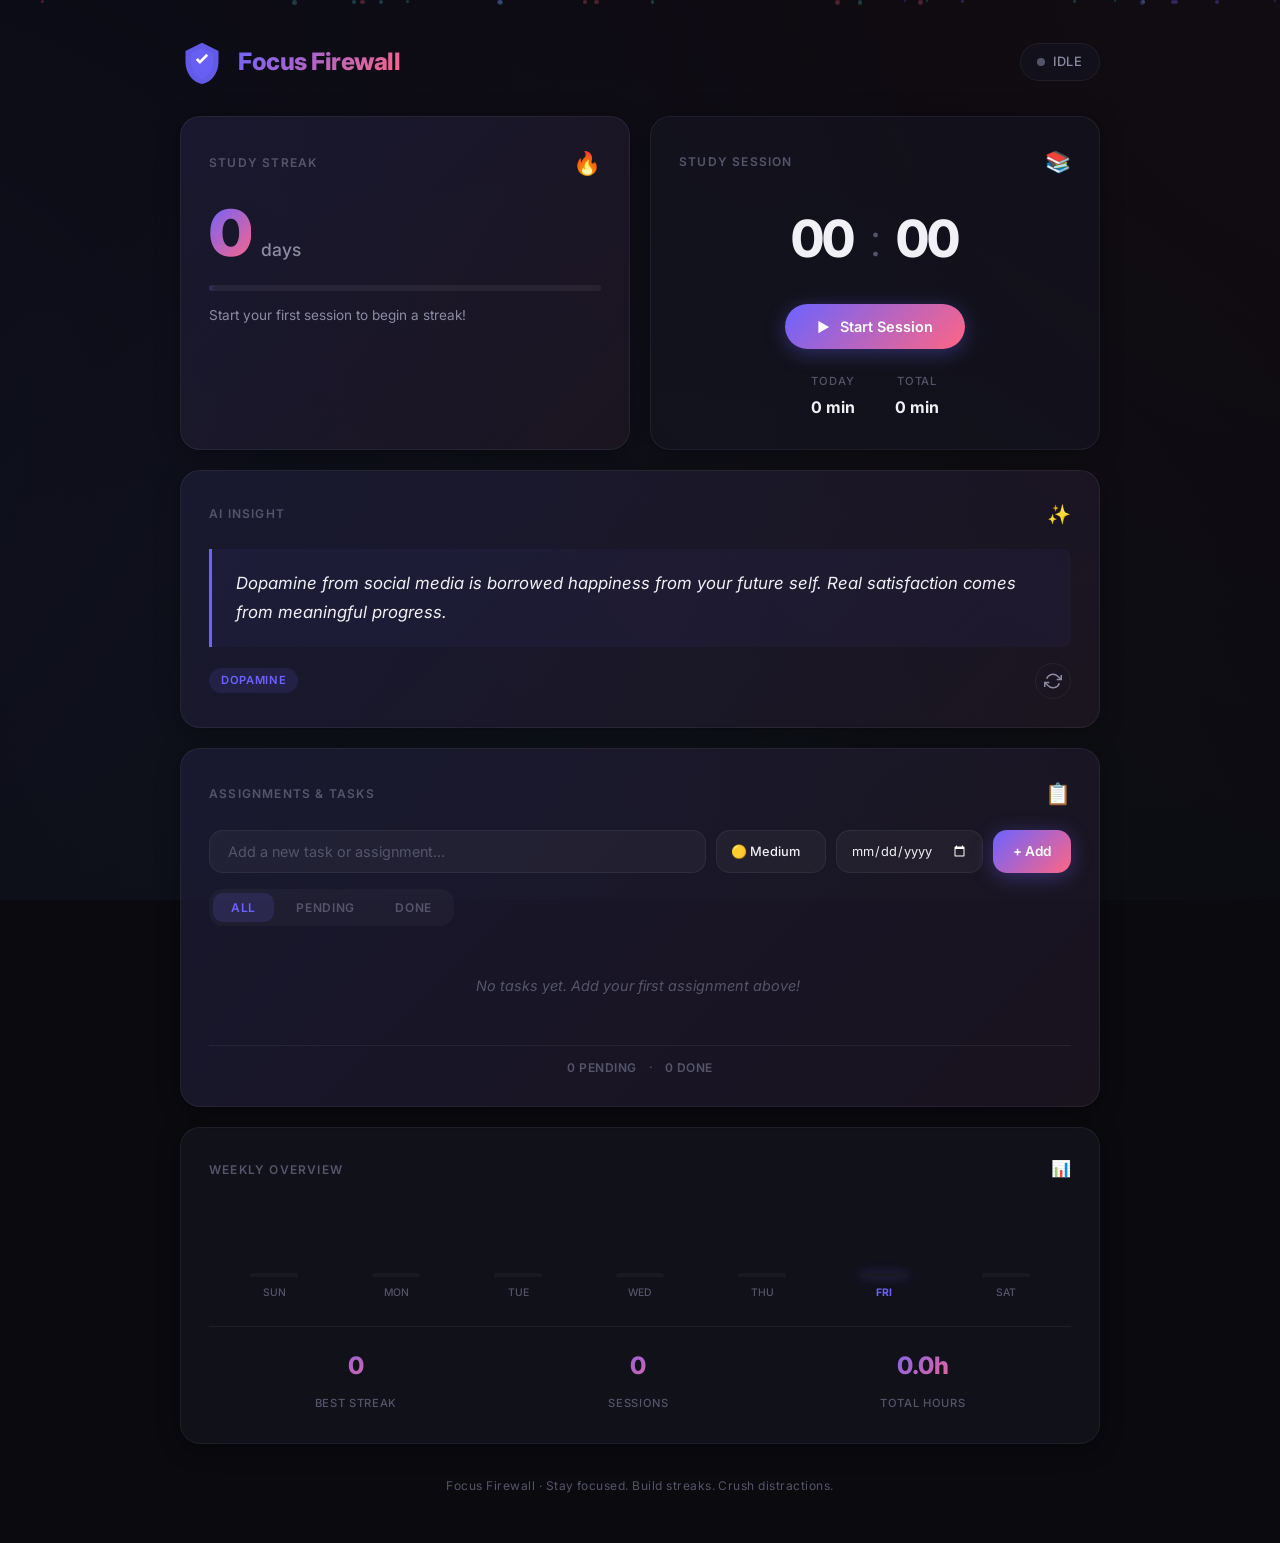
<file: focus-firewall/dashboard/index.html>
<!DOCTYPE html>
<html lang="en">
<head>
  <meta charset="UTF-8">
  <meta name="viewport" content="width=device-width, initial-scale=1.0">
  <meta name="description" content="Focus Firewall — Stay focused, build streaks, crush distractions.">
  <title>Focus Firewall — Dashboard</title>
  <link rel="preconnect" href="https://fonts.googleapis.com">
  <link rel="preconnect" href="https://fonts.gstatic.com" crossorigin>
  <link href="https://fonts.googleapis.com/css2?family=Inter:wght@300;400;500;600;700;800;900&display=swap" rel="stylesheet">
  <link rel="stylesheet" href="style.css">
</head>
<body>
  <!-- Animated background particles -->
  <div class="bg-particles" id="bgParticles"></div>

  <div class="app-container">
    <!-- Header -->
    <header class="app-header" id="appHeader">
      <div class="logo-group">
        <div class="logo-icon" id="logoIcon">
          <svg viewBox="0 0 32 32" fill="none">
            <path d="M16 2L4 8v8c0 7.73 5.12 14.96 12 16 6.88-1.04 12-8.27 12-16V8L16 2z" 
                  fill="url(#shield-grad)" opacity="0.9"/>
            <path d="M16 6l-8 4v6c0 5.64 3.41 10.88 8 12 4.59-1.12 8-6.36 8-12v-6L16 6z" 
                  fill="url(#shield-inner)" opacity="0.6"/>
            <path d="M14.5 17.5l-3-3 1.41-1.41L14.5 14.67l4.59-4.59L20.5 11.5l-6 6z" 
                  fill="#ffffff"/>
            <defs>
              <linearGradient id="shield-grad" x1="4" y1="2" x2="28" y2="26">
                <stop stop-color="#6C63FF"/>
                <stop offset="1" stop-color="#FF6584"/>
              </linearGradient>
              <linearGradient id="shield-inner" x1="8" y1="6" x2="24" y2="24">
                <stop stop-color="#6C63FF"/>
                <stop offset="1" stop-color="#4ECDC4"/>
              </linearGradient>
            </defs>
          </svg>
        </div>
        <h1 class="logo-text">Focus Firewall</h1>
      </div>
      <div class="header-status" id="headerStatus">
        <span class="status-dot" id="statusDot"></span>
        <span class="status-text" id="statusText">Idle</span>
      </div>
    </header>

    <!-- Main Content -->
    <main class="main-grid">
      <!-- Streak Card -->
      <section class="card streak-card" id="streakCard">
        <div class="card-glow"></div>
        <div class="card-header">
          <span class="card-label">Study Streak</span>
          <span class="streak-badge" id="streakBadge">🔥</span>
        </div>
        <div class="streak-display">
          <span class="streak-number" id="streakNumber">0</span>
          <span class="streak-unit">days</span>
        </div>
        <div class="streak-bar-container">
          <div class="streak-bar" id="streakBar"></div>
          <span class="streak-goal" id="streakGoal">Goal: 7 days</span>
        </div>
        <p class="streak-subtitle" id="streakSubtitle">Start your first session to begin a streak!</p>
      </section>

      <!-- Session Card -->
      <section class="card session-card" id="sessionCard">
        <div class="card-glow"></div>
        <div class="card-header">
          <span class="card-label">Study Session</span>
          <span class="session-icon" id="sessionIcon">📚</span>
        </div>
        <div class="timer-display" id="timerDisplay">
          <span class="timer-minutes" id="timerMinutes">00</span>
          <span class="timer-sep">:</span>
          <span class="timer-seconds" id="timerSeconds">00</span>
        </div>
        <div class="session-controls">
          <button class="btn btn-primary" id="btnStartSession">
            <span class="btn-icon">▶</span>
            <span class="btn-text">Start Session</span>
          </button>
          <button class="btn btn-secondary" id="btnEndSession" style="display:none;">
            <span class="btn-icon">⏹</span>
            <span class="btn-text">End Session</span>
          </button>
        </div>
        <div class="session-info">
          <div class="info-item">
            <span class="info-label">Today</span>
            <span class="info-value" id="todayMinutes">0 min</span>
          </div>
          <div class="info-item">
            <span class="info-label">Total</span>
            <span class="info-value" id="totalMinutes">0 min</span>
          </div>
        </div>
      </section>

      <!-- Insight Card -->
      <section class="card insight-card" id="insightCard">
        <div class="card-glow"></div>
        <div class="card-header">
          <span class="card-label">AI Insight</span>
          <span class="insight-sparkle">✨</span>
        </div>
        <blockquote class="insight-quote" id="insightQuote">
          <p id="insightText">Loading your personalized insight...</p>
        </blockquote>
        <div class="insight-meta">
          <span class="insight-tag" id="insightTag">motivational</span>
          <button class="btn-refresh" id="btnRefreshInsight" title="Get new insight">
            <svg viewBox="0 0 24 24" width="18" height="18" fill="none" stroke="currentColor" stroke-width="2">
              <path d="M23 4v6h-6M1 20v-6h6"/>
              <path d="M3.51 9a9 9 0 0114.85-3.36L23 10M1 14l4.64 4.36A9 9 0 0020.49 15"/>
            </svg>
          </button>
        </div>
      </section>

      <!-- Tasks Card -->
      <section class="card tasks-card" id="tasksCard">
        <div class="card-glow"></div>
        <div class="card-header">
          <span class="card-label">Assignments & Tasks</span>
          <span class="tasks-icon">📋</span>
        </div>
        <div class="task-input-row">
          <input type="text" class="task-input" id="taskInput" placeholder="Add a new task or assignment..." maxlength="200">
          <select class="task-priority-select" id="taskPriority">
            <option value="high">🔴 High</option>
            <option value="medium" selected>🟡 Medium</option>
            <option value="low">🟢 Low</option>
          </select>
          <input type="date" class="task-deadline-input" id="taskDeadline">
          <button class="btn btn-primary btn-add-task" id="btnAddTask">
            <span class="btn-text">+ Add</span>
          </button>
        </div>
        <div class="task-filters" id="taskFilters">
          <button class="task-filter active" data-filter="all">All</button>
          <button class="task-filter" data-filter="pending">Pending</button>
          <button class="task-filter" data-filter="done">Done</button>
        </div>
        <div class="task-list" id="taskList">
          <p class="task-empty" id="taskEmpty">No tasks yet. Add your first assignment above!</p>
        </div>
        <div class="task-summary" id="taskSummary">
          <span class="task-count" id="taskPendingCount">0 pending</span>
          <span class="task-sep">·</span>
          <span class="task-count" id="taskDoneCount">0 done</span>
        </div>
      </section>

      <!-- Stats Card -->
      <section class="card stats-card" id="statsCard">
        <div class="card-glow"></div>
        <div class="card-header">
          <span class="card-label">Weekly Overview</span>
          <span class="stats-icon">📊</span>
        </div>
        <div class="week-chart" id="weekChart"></div>
        <div class="stats-row">
          <div class="stat-item">
            <span class="stat-value" id="statBestStreak">0</span>
            <span class="stat-label">Best Streak</span>
          </div>
          <div class="stat-item">
            <span class="stat-value" id="statSessions">0</span>
            <span class="stat-label">Sessions</span>
          </div>
          <div class="stat-item">
            <span class="stat-value" id="statHours">0h</span>
            <span class="stat-label">Total Hours</span>
          </div>
        </div>
      </section>
    </main>

    <!-- Footer -->
    <footer class="app-footer">
      <p>Focus Firewall &middot; Stay focused. Build streaks. Crush distractions.</p>
    </footer>
  </div>

  <script src="script.js"></script>
</body>
</html>
</file>
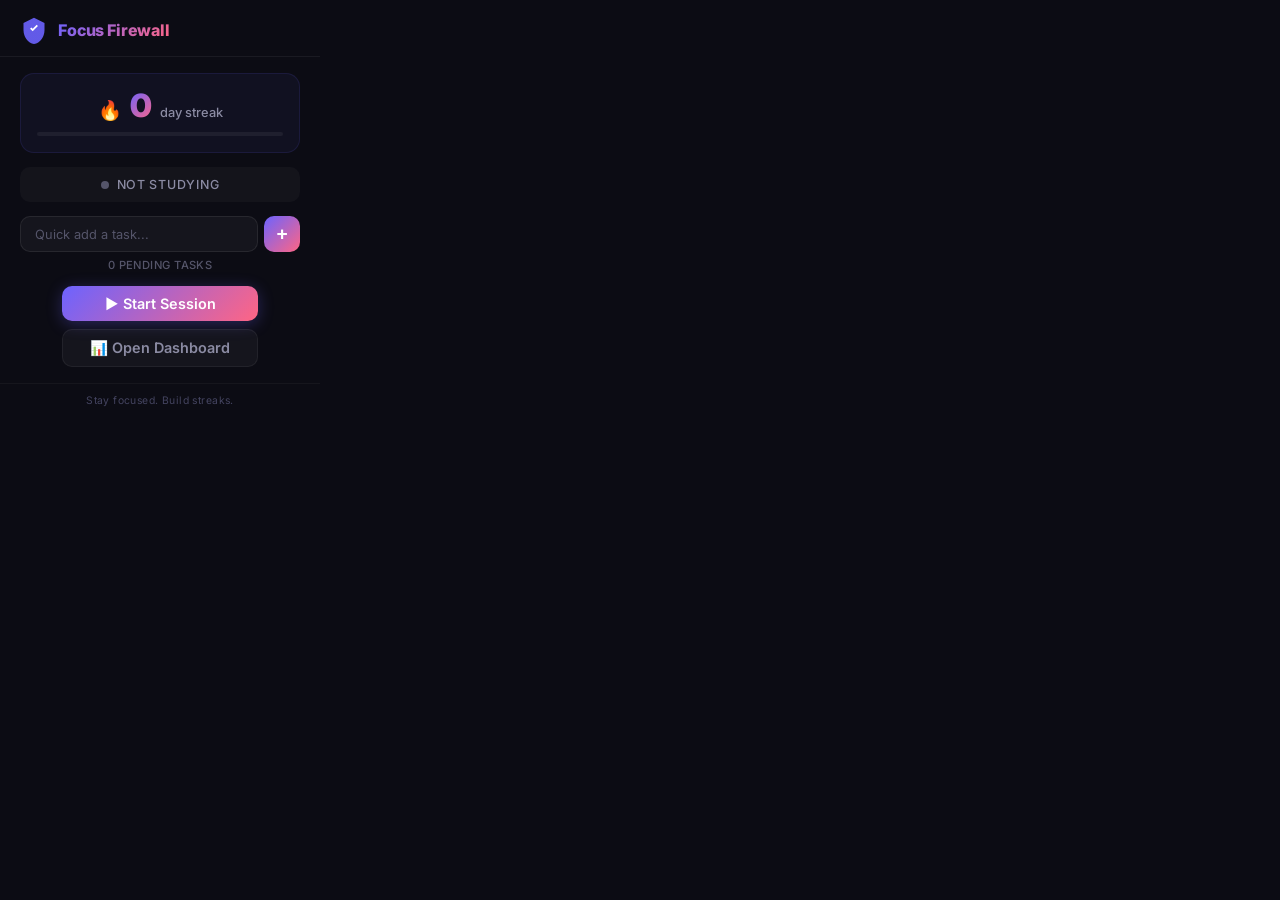
<file: focus-firewall/extension/popup/popup.html>
<!DOCTYPE html>
<html lang="en">
<head>
  <meta charset="UTF-8">
  <meta name="viewport" content="width=device-width, initial-scale=1.0">
  <title>Focus Firewall</title>
  <link rel="preconnect" href="https://fonts.googleapis.com">
  <link rel="preconnect" href="https://fonts.gstatic.com" crossorigin>
  <link href="https://fonts.googleapis.com/css2?family=Inter:wght@400;500;600;700;800;900&display=swap" rel="stylesheet">
  <link rel="stylesheet" href="popup.css">
</head>
<body>
  <div class="popup-container">
    <header class="popup-header">
      <div class="popup-logo">
        <svg viewBox="0 0 32 32" fill="none" width="28" height="28">
          <path d="M16 2L4 8v8c0 7.73 5.12 14.96 12 16 6.88-1.04 12-8.27 12-16V8L16 2z" 
                fill="url(#pg)" opacity="0.9"/>
          <path d="M14.5 17.5l-3-3 1.41-1.41L14.5 14.67l4.59-4.59L20.5 11.5l-6 6z" fill="#fff"/>
          <defs>
            <linearGradient id="pg" x1="4" y1="2" x2="28" y2="26">
              <stop stop-color="#6C63FF"/><stop offset="1" stop-color="#FF6584"/>
            </linearGradient>
          </defs>
        </svg>
        <span class="popup-title">Focus Firewall</span>
      </div>
    </header>

    <div class="popup-body">
      <!-- Streak -->
      <div class="popup-streak-card">
        <div class="popup-streak-row">
          <span class="popup-streak-emoji">🔥</span>
          <span class="popup-streak-num" id="popupStreak">0</span>
          <span class="popup-streak-label">day streak</span>
        </div>
        <div class="popup-streak-bar-bg">
          <div class="popup-streak-bar" id="popupStreakBar"></div>
        </div>
      </div>

      <!-- Status -->
      <div class="popup-status" id="popupStatus">
        <span class="popup-status-dot" id="popupStatusDot"></span>
        <span class="popup-status-text" id="popupStatusText">Not studying</span>
      </div>

      <!-- Quick Add Task -->
      <div class="popup-task-add">
        <input type="text" class="popup-task-input" id="popupTaskInput" placeholder="Quick add a task..." maxlength="150">
        <button class="popup-btn-add" id="popupAddTaskBtn" title="Add task">+</button>
      </div>
      <div class="popup-task-count" id="popupTaskCount">0 pending tasks</div>

      <!-- Quick Actions -->
      <div class="popup-actions">
        <button class="popup-btn popup-btn-primary" id="popupStartBtn">
          ▶ Start Session
        </button>
        <button class="popup-btn popup-btn-secondary" id="popupStopBtn" style="display:none;">
          ⏹ End Session
        </button>
        <button class="popup-btn popup-btn-ghost" id="popupDashboardBtn">
          📊 Open Dashboard
        </button>
      </div>
    </div>

    <footer class="popup-footer">
      <p>Stay focused. Build streaks.</p>
    </footer>
  </div>
  <script src="popup.js"></script>
</body>
</html>
</file>
<file: focus-firewall/dashboard/style.css>
/* ========== DESIGN TOKENS ========== */
:root {
  --bg-base: #0a0a0f;
  --bg-surface: #12121a;
  --bg-card: rgba(20, 20, 32, 0.7);
  --bg-card-hover: rgba(28, 28, 44, 0.8);
  --border-subtle: rgba(255, 255, 255, 0.06);
  --border-glow: rgba(108, 99, 255, 0.3);

  --text-primary: #f0f0f5;
  --text-secondary: #8b8ba3;
  --text-muted: #55556a;

  --accent-purple: #6C63FF;
  --accent-pink: #FF6584;
  --accent-teal: #4ECDC4;
  --accent-amber: #FFB347;
  --accent-blue: #4A9FFF;

  --gradient-primary: linear-gradient(135deg, #6C63FF 0%, #FF6584 100%);
  --gradient-surface: linear-gradient(135deg, rgba(108,99,255,0.08) 0%, rgba(255,101,132,0.04) 100%);
  --gradient-glow: radial-gradient(ellipse at center, rgba(108,99,255,0.15), transparent 70%);

  --radius-sm: 8px;
  --radius-md: 14px;
  --radius-lg: 20px;
  --radius-xl: 28px;

  --shadow-card: 0 4px 24px rgba(0,0,0,0.3), 0 1px 2px rgba(0,0,0,0.2);
  --shadow-glow: 0 0 40px rgba(108,99,255,0.15);

  --font: 'Inter', -apple-system, BlinkMacSystemFont, sans-serif;
  --transition-fast: 0.2s cubic-bezier(0.4, 0, 0.2, 1);
  --transition-smooth: 0.4s cubic-bezier(0.4, 0, 0.2, 1);
}

/* ========== RESET & BASE ========== */
*, *::before, *::after {
  box-sizing: border-box;
  margin: 0;
  padding: 0;
}

html {
  font-size: 16px;
  scroll-behavior: smooth;
}

body {
  font-family: var(--font);
  background: var(--bg-base);
  color: var(--text-primary);
  min-height: 100vh;
  overflow-x: hidden;
  line-height: 1.6;
  -webkit-font-smoothing: antialiased;
}

/* ========== ANIMATED BACKGROUND ========== */
.bg-particles {
  position: fixed;
  inset: 0;
  z-index: 0;
  pointer-events: none;
  overflow: hidden;
}

.bg-particles::before {
  content: '';
  position: absolute;
  top: -50%;
  left: -50%;
  width: 200%;
  height: 200%;
  background:
    radial-gradient(circle at 20% 50%, rgba(108,99,255,0.06) 0%, transparent 50%),
    radial-gradient(circle at 80% 20%, rgba(255,101,132,0.04) 0%, transparent 50%),
    radial-gradient(circle at 50% 80%, rgba(78,205,196,0.04) 0%, transparent 50%);
  animation: bgDrift 20s ease-in-out infinite alternate;
}

@keyframes bgDrift {
  0% { transform: translate(0, 0) rotate(0deg); }
  100% { transform: translate(-3%, 3%) rotate(2deg); }
}

.particle {
  position: absolute;
  width: 3px;
  height: 3px;
  background: rgba(108, 99, 255, 0.4);
  border-radius: 50%;
  animation: particleFloat linear infinite;
}

@keyframes particleFloat {
  0% { transform: translateY(100vh) scale(0); opacity: 0; }
  10% { opacity: 1; }
  90% { opacity: 1; }
  100% { transform: translateY(-10vh) scale(1); opacity: 0; }
}

/* ========== APP CONTAINER ========== */
.app-container {
  position: relative;
  z-index: 1;
  max-width: 960px;
  margin: 0 auto;
  padding: 24px 20px 40px;
  min-height: 100vh;
  display: flex;
  flex-direction: column;
}

/* ========== HEADER ========== */
.app-header {
  display: flex;
  align-items: center;
  justify-content: space-between;
  padding: 16px 0 32px;
  animation: fadeSlideDown 0.6s ease-out;
}

@keyframes fadeSlideDown {
  from { opacity: 0; transform: translateY(-16px); }
  to { opacity: 1; transform: translateY(0); }
}

.logo-group {
  display: flex;
  align-items: center;
  gap: 14px;
}

.logo-icon {
  width: 44px;
  height: 44px;
  animation: logoPulse 3s ease-in-out infinite;
}

@keyframes logoPulse {
  0%, 100% { filter: drop-shadow(0 0 8px rgba(108,99,255,0.4)); }
  50% { filter: drop-shadow(0 0 16px rgba(108,99,255,0.7)); }
}

.logo-icon svg {
  width: 100%;
  height: 100%;
}

.logo-text {
  font-size: 1.5rem;
  font-weight: 800;
  letter-spacing: -0.02em;
  background: var(--gradient-primary);
  -webkit-background-clip: text;
  -webkit-text-fill-color: transparent;
  background-clip: text;
}

.header-status {
  display: flex;
  align-items: center;
  gap: 8px;
  padding: 8px 16px;
  background: var(--bg-card);
  border: 1px solid var(--border-subtle);
  border-radius: var(--radius-xl);
  backdrop-filter: blur(12px);
}

.status-dot {
  width: 8px;
  height: 8px;
  border-radius: 50%;
  background: var(--text-muted);
  transition: background var(--transition-fast);
}

.status-dot.active {
  background: var(--accent-teal);
  box-shadow: 0 0 8px rgba(78, 205, 196, 0.6);
  animation: dotPulse 1.5s ease-in-out infinite;
}

@keyframes dotPulse {
  0%, 100% { box-shadow: 0 0 8px rgba(78,205,196,0.6); }
  50% { box-shadow: 0 0 16px rgba(78,205,196,0.9); }
}

.status-text {
  font-size: 0.8rem;
  font-weight: 500;
  color: var(--text-secondary);
  text-transform: uppercase;
  letter-spacing: 0.06em;
}

/* ========== MAIN GRID ========== */
.main-grid {
  display: grid;
  grid-template-columns: 1fr 1fr;
  gap: 20px;
  flex: 1;
  animation: fadeSlideUp 0.7s ease-out 0.15s both;
}

@keyframes fadeSlideUp {
  from { opacity: 0; transform: translateY(20px); }
  to { opacity: 1; transform: translateY(0); }
}

/* ========== CARD BASE ========== */
.card {
  position: relative;
  background: var(--bg-card);
  border: 1px solid var(--border-subtle);
  border-radius: var(--radius-lg);
  padding: 28px;
  backdrop-filter: blur(16px);
  box-shadow: var(--shadow-card);
  transition: transform var(--transition-smooth), border-color var(--transition-smooth), box-shadow var(--transition-smooth);
  overflow: hidden;
}

.card:hover {
  transform: translateY(-2px);
  border-color: var(--border-glow);
  box-shadow: var(--shadow-card), var(--shadow-glow);
}

.card-glow {
  position: absolute;
  top: 0;
  left: 0;
  right: 0;
  height: 1px;
  background: var(--gradient-primary);
  opacity: 0;
  transition: opacity var(--transition-smooth);
}

.card:hover .card-glow {
  opacity: 0.7;
}

.card-header {
  display: flex;
  align-items: center;
  justify-content: space-between;
  margin-bottom: 20px;
}

.card-label {
  font-size: 0.75rem;
  font-weight: 600;
  text-transform: uppercase;
  letter-spacing: 0.1em;
  color: var(--text-muted);
}

/* ========== STREAK CARD ========== */
.streak-card {
  background: var(--bg-card);
  background-image: var(--gradient-surface);
}

.streak-badge {
  font-size: 1.4rem;
  animation: flameDance 0.6s ease-in-out infinite alternate;
}

@keyframes flameDance {
  from { transform: scale(1) rotate(-3deg); }
  to { transform: scale(1.1) rotate(3deg); }
}

.streak-display {
  display: flex;
  align-items: baseline;
  gap: 10px;
  margin-bottom: 20px;
}

.streak-number {
  font-size: 4rem;
  font-weight: 900;
  line-height: 1;
  letter-spacing: -0.03em;
  background: var(--gradient-primary);
  -webkit-background-clip: text;
  -webkit-text-fill-color: transparent;
  background-clip: text;
  transition: transform var(--transition-fast);
}

.streak-number.bump {
  animation: streakBump 0.4s ease-out;
}

@keyframes streakBump {
  0% { transform: scale(1); }
  40% { transform: scale(1.2); }
  100% { transform: scale(1); }
}

.streak-unit {
  font-size: 1.1rem;
  font-weight: 500;
  color: var(--text-secondary);
}

.streak-bar-container {
  position: relative;
  width: 100%;
  height: 6px;
  background: rgba(255,255,255,0.06);
  border-radius: 3px;
  margin-bottom: 14px;
  overflow: hidden;
}

.streak-bar {
  height: 100%;
  background: var(--gradient-primary);
  border-radius: 3px;
  width: 0%;
  transition: width 0.8s cubic-bezier(0.4, 0, 0.2, 1);
  position: relative;
}

.streak-bar::after {
  content: '';
  position: absolute;
  right: 0;
  top: -2px;
  width: 10px;
  height: 10px;
  background: #fff;
  border-radius: 50%;
  box-shadow: 0 0 8px rgba(108,99,255,0.8);
  opacity: 0;
  transition: opacity 0.3s;
}

.streak-bar:not([style*="width: 0%"])::after,
.streak-bar:not([style*="width:0%"])::after {
  opacity: 1;
}

.streak-goal {
  position: absolute;
  right: 0;
  top: 12px;
  font-size: 0.7rem;
  color: var(--text-muted);
}

.streak-subtitle {
  font-size: 0.85rem;
  color: var(--text-secondary);
  margin-top: 8px;
}

/* ========== SESSION CARD ========== */
.session-card .session-icon {
  font-size: 1.3rem;
}

.timer-display {
  display: flex;
  align-items: center;
  justify-content: center;
  gap: 4px;
  margin-bottom: 24px;
  font-variant-numeric: tabular-nums;
}

.timer-minutes,
.timer-seconds {
  font-size: 3.2rem;
  font-weight: 800;
  letter-spacing: -0.02em;
  color: var(--text-primary);
  min-width: 80px;
  text-align: center;
}

.timer-sep {
  font-size: 3rem;
  font-weight: 300;
  color: var(--text-muted);
  animation: blink 1s step-end infinite;
  margin: 0 2px;
}

.timer-sep.paused {
  animation: none;
  opacity: 0.3;
}

@keyframes blink {
  50% { opacity: 0.2; }
}

.session-controls {
  display: flex;
  justify-content: center;
  margin-bottom: 24px;
}

/* ========== BUTTONS ========== */
.btn {
  display: inline-flex;
  align-items: center;
  gap: 10px;
  padding: 14px 32px;
  border: none;
  border-radius: var(--radius-xl);
  font-family: var(--font);
  font-size: 0.9rem;
  font-weight: 600;
  cursor: pointer;
  transition: all var(--transition-fast);
  position: relative;
  overflow: hidden;
}

.btn::before {
  content: '';
  position: absolute;
  inset: 0;
  background: rgba(255,255,255,0);
  transition: background var(--transition-fast);
}

.btn:hover::before {
  background: rgba(255,255,255,0.08);
}

.btn:active {
  transform: scale(0.97);
}

.btn-primary {
  background: var(--gradient-primary);
  color: #fff;
  box-shadow: 0 4px 20px rgba(108,99,255,0.35);
}

.btn-primary:hover {
  box-shadow: 0 6px 28px rgba(108,99,255,0.5);
  transform: translateY(-1px);
}

.btn-secondary {
  background: rgba(255,101,132,0.12);
  color: var(--accent-pink);
  border: 1px solid rgba(255,101,132,0.2);
}

.btn-secondary:hover {
  background: rgba(255,101,132,0.2);
  border-color: rgba(255,101,132,0.4);
}

.btn-icon {
  font-size: 0.85rem;
}

.session-info {
  display: flex;
  justify-content: center;
  gap: 40px;
}

.info-item {
  text-align: center;
}

.info-label {
  display: block;
  font-size: 0.7rem;
  font-weight: 500;
  text-transform: uppercase;
  letter-spacing: 0.08em;
  color: var(--text-muted);
  margin-bottom: 4px;
}

.info-value {
  font-size: 1rem;
  font-weight: 700;
  color: var(--text-primary);
}

/* ========== INSIGHT CARD ========== */
.insight-card {
  grid-column: 1 / -1;
  background-image: var(--gradient-surface);
}

.insight-sparkle {
  font-size: 1.2rem;
  animation: sparkleRotate 3s ease-in-out infinite;
}

@keyframes sparkleRotate {
  0%, 100% { transform: rotate(0deg) scale(1); }
  50% { transform: rotate(15deg) scale(1.15); }
}

.insight-quote {
  padding: 20px 24px;
  margin-bottom: 16px;
  background: rgba(108,99,255,0.05);
  border-left: 3px solid var(--accent-purple);
  border-radius: 0 var(--radius-sm) var(--radius-sm) 0;
  position: relative;
}

.insight-quote p {
  font-size: 1.05rem;
  line-height: 1.7;
  color: var(--text-primary);
  font-weight: 400;
  font-style: italic;
}

.insight-meta {
  display: flex;
  align-items: center;
  justify-content: space-between;
}

.insight-tag {
  padding: 4px 12px;
  background: rgba(108,99,255,0.12);
  color: var(--accent-purple);
  border-radius: var(--radius-xl);
  font-size: 0.7rem;
  font-weight: 600;
  text-transform: uppercase;
  letter-spacing: 0.06em;
}

.btn-refresh {
  display: flex;
  align-items: center;
  justify-content: center;
  width: 36px;
  height: 36px;
  border: 1px solid var(--border-subtle);
  border-radius: 50%;
  background: transparent;
  color: var(--text-secondary);
  cursor: pointer;
  transition: all var(--transition-fast);
}

.btn-refresh:hover {
  border-color: var(--accent-purple);
  color: var(--accent-purple);
  background: rgba(108,99,255,0.08);
  transform: rotate(90deg);
}

/* ========== STATS CARD ========== */
.stats-card {
  grid-column: 1 / -1;
}

.week-chart {
  display: flex;
  align-items: flex-end;
  justify-content: space-between;
  gap: 8px;
  height: 100px;
  margin-bottom: 24px;
  padding: 0 8px;
}

.chart-bar-wrapper {
  flex: 1;
  display: flex;
  flex-direction: column;
  align-items: center;
  gap: 8px;
  height: 100%;
}

.chart-bar {
  width: 100%;
  max-width: 48px;
  border-radius: 6px 6px 2px 2px;
  background: var(--gradient-primary);
  opacity: 0.7;
  transition: all var(--transition-smooth);
  min-height: 4px;
  position: relative;
  margin-top: auto;
}

.chart-bar:hover {
  opacity: 1;
  transform: scaleY(1.03);
  transform-origin: bottom;
}

.chart-bar.today {
  opacity: 1;
  box-shadow: 0 0 12px rgba(108,99,255,0.4);
}

.chart-bar.empty {
  background: rgba(255,255,255,0.04);
  opacity: 1;
}

.chart-day {
  font-size: 0.65rem;
  font-weight: 500;
  color: var(--text-muted);
  text-transform: uppercase;
}

.chart-day.today {
  color: var(--accent-purple);
  font-weight: 700;
}

.stats-row {
  display: flex;
  justify-content: space-around;
  padding-top: 20px;
  border-top: 1px solid var(--border-subtle);
}

.stat-item {
  text-align: center;
}

.stat-value {
  display: block;
  font-size: 1.5rem;
  font-weight: 800;
  background: var(--gradient-primary);
  -webkit-background-clip: text;
  -webkit-text-fill-color: transparent;
  background-clip: text;
  margin-bottom: 4px;
}

.stat-label {
  font-size: 0.7rem;
  font-weight: 500;
  text-transform: uppercase;
  letter-spacing: 0.06em;
  color: var(--text-muted);
}

/* ========== FOOTER ========== */
.app-footer {
  text-align: center;
  padding: 32px 0 8px;
  animation: fadeSlideUp 0.7s ease-out 0.3s both;
}

.app-footer p {
  font-size: 0.75rem;
  color: var(--text-muted);
  letter-spacing: 0.04em;
}

/* ========== RESPONSIVE ========== */
@media (max-width: 640px) {
  .main-grid {
    grid-template-columns: 1fr;
  }
  .app-header {
    flex-direction: column;
    gap: 16px;
    align-items: flex-start;
  }
  .streak-number {
    font-size: 3rem;
  }
  .timer-minutes,
  .timer-seconds {
    font-size: 2.5rem;
  }
  .card {
    padding: 22px;
  }
}

/* ========== STREAK RESET ANIMATION ========== */
.streak-number.reset {
  animation: streakReset 0.5s ease-out;
}

@keyframes streakReset {
  0% { transform: scale(1); opacity: 1; }
  30% { transform: scale(0.7); opacity: 0.5; color: #FF6584; }
  100% { transform: scale(1); opacity: 1; }
}

/* ========== SESSION ACTIVE GLOW ========== */
.session-card.active {
  border-color: rgba(78,205,196,0.3);
  box-shadow: var(--shadow-card), 0 0 40px rgba(78,205,196,0.1);
}

.session-card.active .card-glow {
  opacity: 0.8;
  background: linear-gradient(90deg, var(--accent-teal), var(--accent-purple));
}

/* ========== TASKS CARD ========== */
.tasks-card {
  grid-column: 1 / -1;
  background-image: var(--gradient-surface);
}

.tasks-icon {
  font-size: 1.3rem;
}

/* ——— Input Row ——— */
.task-input-row {
  display: flex;
  gap: 10px;
  margin-bottom: 16px;
  flex-wrap: wrap;
}

.task-input {
  flex: 1;
  min-width: 200px;
  padding: 12px 18px;
  background: rgba(255,255,255,0.04);
  border: 1px solid var(--border-subtle);
  border-radius: var(--radius-md);
  color: var(--text-primary);
  font-family: var(--font);
  font-size: 0.9rem;
  outline: none;
  transition: all var(--transition-fast);
}

.task-input::placeholder {
  color: var(--text-muted);
}

.task-input:focus {
  border-color: var(--accent-purple);
  background: rgba(108,99,255,0.06);
  box-shadow: 0 0 0 3px rgba(108,99,255,0.12);
}

.task-priority-select {
  padding: 10px 14px;
  background: rgba(255,255,255,0.04);
  border: 1px solid var(--border-subtle);
  border-radius: var(--radius-md);
  color: var(--text-primary);
  font-family: var(--font);
  font-size: 0.8rem;
  font-weight: 500;
  outline: none;
  cursor: pointer;
  transition: all var(--transition-fast);
  -webkit-appearance: none;
  appearance: none;
  min-width: 110px;
}

.task-priority-select option {
  background: #1a1a2e;
  color: #f0f0f5;
}

.task-priority-select:focus {
  border-color: var(--accent-purple);
}

.task-deadline-input {
  padding: 10px 14px;
  background: rgba(255,255,255,0.04);
  border: 1px solid var(--border-subtle);
  border-radius: var(--radius-md);
  color: var(--text-primary);
  font-family: var(--font);
  font-size: 0.8rem;
  outline: none;
  cursor: pointer;
  transition: all var(--transition-fast);
  color-scheme: dark;
}

.task-deadline-input:focus {
  border-color: var(--accent-purple);
}

.btn-add-task {
  padding: 10px 20px;
  font-size: 0.85rem;
  border-radius: var(--radius-md);
  white-space: nowrap;
}

/* ——— Filter Tabs ——— */
.task-filters {
  display: flex;
  gap: 4px;
  margin-bottom: 16px;
  padding: 4px;
  background: rgba(255,255,255,0.03);
  border-radius: var(--radius-md);
  width: fit-content;
}

.task-filter {
  padding: 7px 18px;
  background: transparent;
  border: none;
  border-radius: 10px;
  color: var(--text-muted);
  font-family: var(--font);
  font-size: 0.75rem;
  font-weight: 600;
  text-transform: uppercase;
  letter-spacing: 0.06em;
  cursor: pointer;
  transition: all var(--transition-fast);
}

.task-filter:hover {
  color: var(--text-secondary);
}

.task-filter.active {
  background: rgba(108,99,255,0.15);
  color: var(--accent-purple);
}

/* ——— Task List ——— */
.task-list {
  display: flex;
  flex-direction: column;
  gap: 8px;
  max-height: 360px;
  overflow-y: auto;
  margin-bottom: 16px;
  padding-right: 4px;
}

.task-list::-webkit-scrollbar {
  width: 4px;
}

.task-list::-webkit-scrollbar-track {
  background: transparent;
}

.task-list::-webkit-scrollbar-thumb {
  background: rgba(108,99,255,0.2);
  border-radius: 2px;
}

.task-empty {
  text-align: center;
  padding: 32px 16px;
  color: var(--text-muted);
  font-size: 0.9rem;
  font-style: italic;
}

/* ——— Individual Task Item ——— */
.task-item {
  display: flex;
  align-items: center;
  gap: 14px;
  padding: 14px 16px;
  background: rgba(255,255,255,0.03);
  border: 1px solid var(--border-subtle);
  border-radius: var(--radius-md);
  transition: all var(--transition-fast);
  animation: taskSlideIn 0.3s ease-out;
}

@keyframes taskSlideIn {
  from { opacity: 0; transform: translateX(-10px); }
  to { opacity: 1; transform: translateX(0); }
}

.task-item:hover {
  background: rgba(108,99,255,0.05);
  border-color: rgba(108,99,255,0.12);
}

.task-item.done {
  opacity: 0.5;
}

.task-item.done .task-text {
  text-decoration: line-through;
  color: var(--text-muted);
}

/* Checkbox */
.task-check {
  width: 22px;
  height: 22px;
  border-radius: 6px;
  border: 2px solid var(--border-subtle);
  background: transparent;
  cursor: pointer;
  display: flex;
  align-items: center;
  justify-content: center;
  flex-shrink: 0;
  transition: all var(--transition-fast);
  padding: 0;
  font-size: 0.7rem;
  color: transparent;
  font-family: var(--font);
}

.task-check:hover {
  border-color: var(--accent-purple);
  background: rgba(108,99,255,0.1);
}

.task-check.checked {
  background: var(--accent-teal);
  border-color: var(--accent-teal);
  color: #fff;
}

/* Priority dot */
.task-priority-dot {
  width: 10px;
  height: 10px;
  border-radius: 50%;
  flex-shrink: 0;
}

.task-priority-dot.high {
  background: var(--accent-pink);
  box-shadow: 0 0 8px rgba(255,101,132,0.4);
}

.task-priority-dot.medium {
  background: var(--accent-amber);
  box-shadow: 0 0 8px rgba(255,179,71,0.3);
}

.task-priority-dot.low {
  background: var(--accent-teal);
  box-shadow: 0 0 8px rgba(78,205,196,0.3);
}

/* Task text & meta */
.task-text {
  flex: 1;
  font-size: 0.92rem;
  font-weight: 500;
  color: var(--text-primary);
  line-height: 1.4;
}

.task-deadline {
  font-size: 0.7rem;
  font-weight: 500;
  color: var(--text-muted);
  padding: 3px 10px;
  background: rgba(255,255,255,0.04);
  border-radius: 20px;
  white-space: nowrap;
  flex-shrink: 0;
}

.task-deadline.overdue {
  color: var(--accent-pink);
  background: rgba(255,101,132,0.1);
}

/* Delete button */
.task-delete {
  width: 28px;
  height: 28px;
  border-radius: 8px;
  border: none;
  background: transparent;
  color: var(--text-muted);
  cursor: pointer;
  display: flex;
  align-items: center;
  justify-content: center;
  font-size: 1rem;
  flex-shrink: 0;
  transition: all var(--transition-fast);
  padding: 0;
  font-family: var(--font);
}

.task-delete:hover {
  background: rgba(255,101,132,0.12);
  color: var(--accent-pink);
}

/* ——— Task Summary ——— */
.task-summary {
  display: flex;
  align-items: center;
  justify-content: center;
  gap: 12px;
  padding-top: 12px;
  border-top: 1px solid var(--border-subtle);
}

.task-count {
  font-size: 0.75rem;
  font-weight: 600;
  color: var(--text-muted);
  text-transform: uppercase;
  letter-spacing: 0.04em;
}

.task-sep {
  color: var(--text-muted);
  font-size: 0.8rem;
}
</file>
<file: focus-firewall/extension/popup/popup.css>
/* =============================================
   Focus Firewall — Popup Styles
   ============================================= */

* {
  box-sizing: border-box;
  margin: 0;
  padding: 0;
}

body {
  width: 320px;
  min-height: 280px;
  font-family: 'Inter', -apple-system, BlinkMacSystemFont, sans-serif;
  background: #0c0c14;
  color: #f0f0f5;
  -webkit-font-smoothing: antialiased;
}

.popup-container {
  display: flex;
  flex-direction: column;
  min-height: 280px;
}

/* ——— Header ——— */
.popup-header {
  padding: 16px 20px 12px;
  border-bottom: 1px solid rgba(255, 255, 255, 0.06);
}

.popup-logo {
  display: flex;
  align-items: center;
  gap: 10px;
}

.popup-title {
  font-size: 1rem;
  font-weight: 800;
  letter-spacing: -0.01em;
  background: linear-gradient(135deg, #6C63FF, #FF6584);
  -webkit-background-clip: text;
  -webkit-text-fill-color: transparent;
  background-clip: text;
}

/* ——— Body ——— */
.popup-body {
  padding: 16px 20px;
  flex: 1;
}

/* ——— Streak Card ——— */
.popup-streak-card {
  padding: 16px;
  background: rgba(108, 99, 255, 0.06);
  border: 1px solid rgba(108, 99, 255, 0.12);
  border-radius: 14px;
  margin-bottom: 14px;
}

.popup-streak-row {
  display: flex;
  align-items: baseline;
  justify-content: center;
  gap: 8px;
  margin-bottom: 10px;
}

.popup-streak-emoji {
  font-size: 1.2rem;
}

.popup-streak-num {
  font-size: 2rem;
  font-weight: 900;
  line-height: 1;
  background: linear-gradient(135deg, #6C63FF, #FF6584);
  -webkit-background-clip: text;
  -webkit-text-fill-color: transparent;
  background-clip: text;
}

.popup-streak-label {
  font-size: 0.8rem;
  font-weight: 500;
  color: #8b8ba3;
}

.popup-streak-bar-bg {
  width: 100%;
  height: 4px;
  background: rgba(255, 255, 255, 0.06);
  border-radius: 2px;
  overflow: hidden;
}

.popup-streak-bar {
  height: 100%;
  background: linear-gradient(90deg, #6C63FF, #FF6584);
  border-radius: 2px;
  width: 0%;
  transition: width 0.5s ease;
}

/* ——— Status ——— */
.popup-status {
  display: flex;
  align-items: center;
  justify-content: center;
  gap: 8px;
  padding: 10px 14px;
  background: rgba(255, 255, 255, 0.03);
  border-radius: 10px;
  margin-bottom: 14px;
}

.popup-status-dot {
  width: 8px;
  height: 8px;
  border-radius: 50%;
  background: #55556a;
  transition: all 0.3s;
}

.popup-status-dot.active {
  background: #4ECDC4;
  box-shadow: 0 0 8px rgba(78, 205, 196, 0.6);
}

.popup-status-text {
  font-size: 0.78rem;
  font-weight: 500;
  color: #8b8ba3;
  text-transform: uppercase;
  letter-spacing: 0.06em;
}

/* ——— Quick Add Task ——— */
.popup-task-add {
  display: flex;
  justify-content: center;
  gap: 6px;
  margin-bottom: 6px;
}

.popup-task-input {
  flex: 1;
  padding: 9px 14px;
  background: rgba(255, 255, 255, 0.04);
  border: 1px solid rgba(255, 255, 255, 0.08);
  border-radius: 10px;
  color: #f0f0f5;
  font-family: 'Inter', sans-serif;
  font-size: 0.8rem;
  outline: none;
  transition: all 0.2s;
}

.popup-task-input::placeholder {
  color: #55556a;
}

.popup-task-input:focus {
  border-color: #6C63FF;
  background: rgba(108, 99, 255, 0.06);
}

.popup-btn-add {
  width: 36px;
  height: 36px;
  border: none;
  border-radius: 10px;
  background: linear-gradient(135deg, #6C63FF, #FF6584);
  color: #fff;
  font-size: 1.2rem;
  font-weight: 700;
  cursor: pointer;
  display: flex;
  align-items: center;
  justify-content: center;
  transition: all 0.2s;
  flex-shrink: 0;
}

.popup-btn-add:hover {
  box-shadow: 0 2px 12px rgba(108, 99, 255, 0.4);
}

.popup-task-count {
  font-size: 0.7rem;
  font-weight: 500;
  color: #55556a;
  text-align: center;
  margin-bottom: 14px;
  text-transform: uppercase;
  letter-spacing: 0.04em;
}

/* ——— Buttons ——— */
.popup-actions {
  display: flex;
  flex-direction: column;
  align-items: center;
  gap: 8px;
  margin-top: 2px;
}

.popup-btn {
  display: flex;
  align-items: center;
  justify-content: center;
  gap: 6px;
  width: 70%;
  padding: 9px 14px;
  border: none;
  border-radius: 10px;
  font-family: 'Inter', sans-serif;
  font-size: 0.9rem;
  font-weight: 600;
  cursor: pointer;
  transition: all 0.2s ease;
}

.popup-btn:active {
  transform: scale(0.98);
}

.popup-btn-primary {
  background: linear-gradient(135deg, #6C63FF, #FF6584);
  color: #fff;
  box-shadow: 0 3px 16px rgba(108, 99, 255, 0.3);
}

.popup-btn-primary:hover {
  box-shadow: 0 4px 20px rgba(108, 99, 255, 0.45);
}

.popup-btn-secondary {
  background: rgba(255, 101, 132, 0.12);
  color: #FF6584;
  border: 1px solid rgba(255, 101, 132, 0.2);
}

.popup-btn-secondary:hover {
  background: rgba(255, 101, 132, 0.2);
}

.popup-btn-ghost {
  background: rgba(255, 255, 255, 0.04);
  color: #8b8ba3;
  border: 1px solid rgba(255, 255, 255, 0.06);
}

.popup-btn-ghost:hover {
  background: rgba(255, 255, 255, 0.08);
  color: #f0f0f5;
}

/* ——— Footer ——— */
.popup-footer {
  padding: 10px 20px;
  border-top: 1px solid rgba(255, 255, 255, 0.04);
  text-align: center;
}

.popup-footer p {
  font-size: 0.65rem;
  color: #444460;
  letter-spacing: 0.04em;
}
</file>
